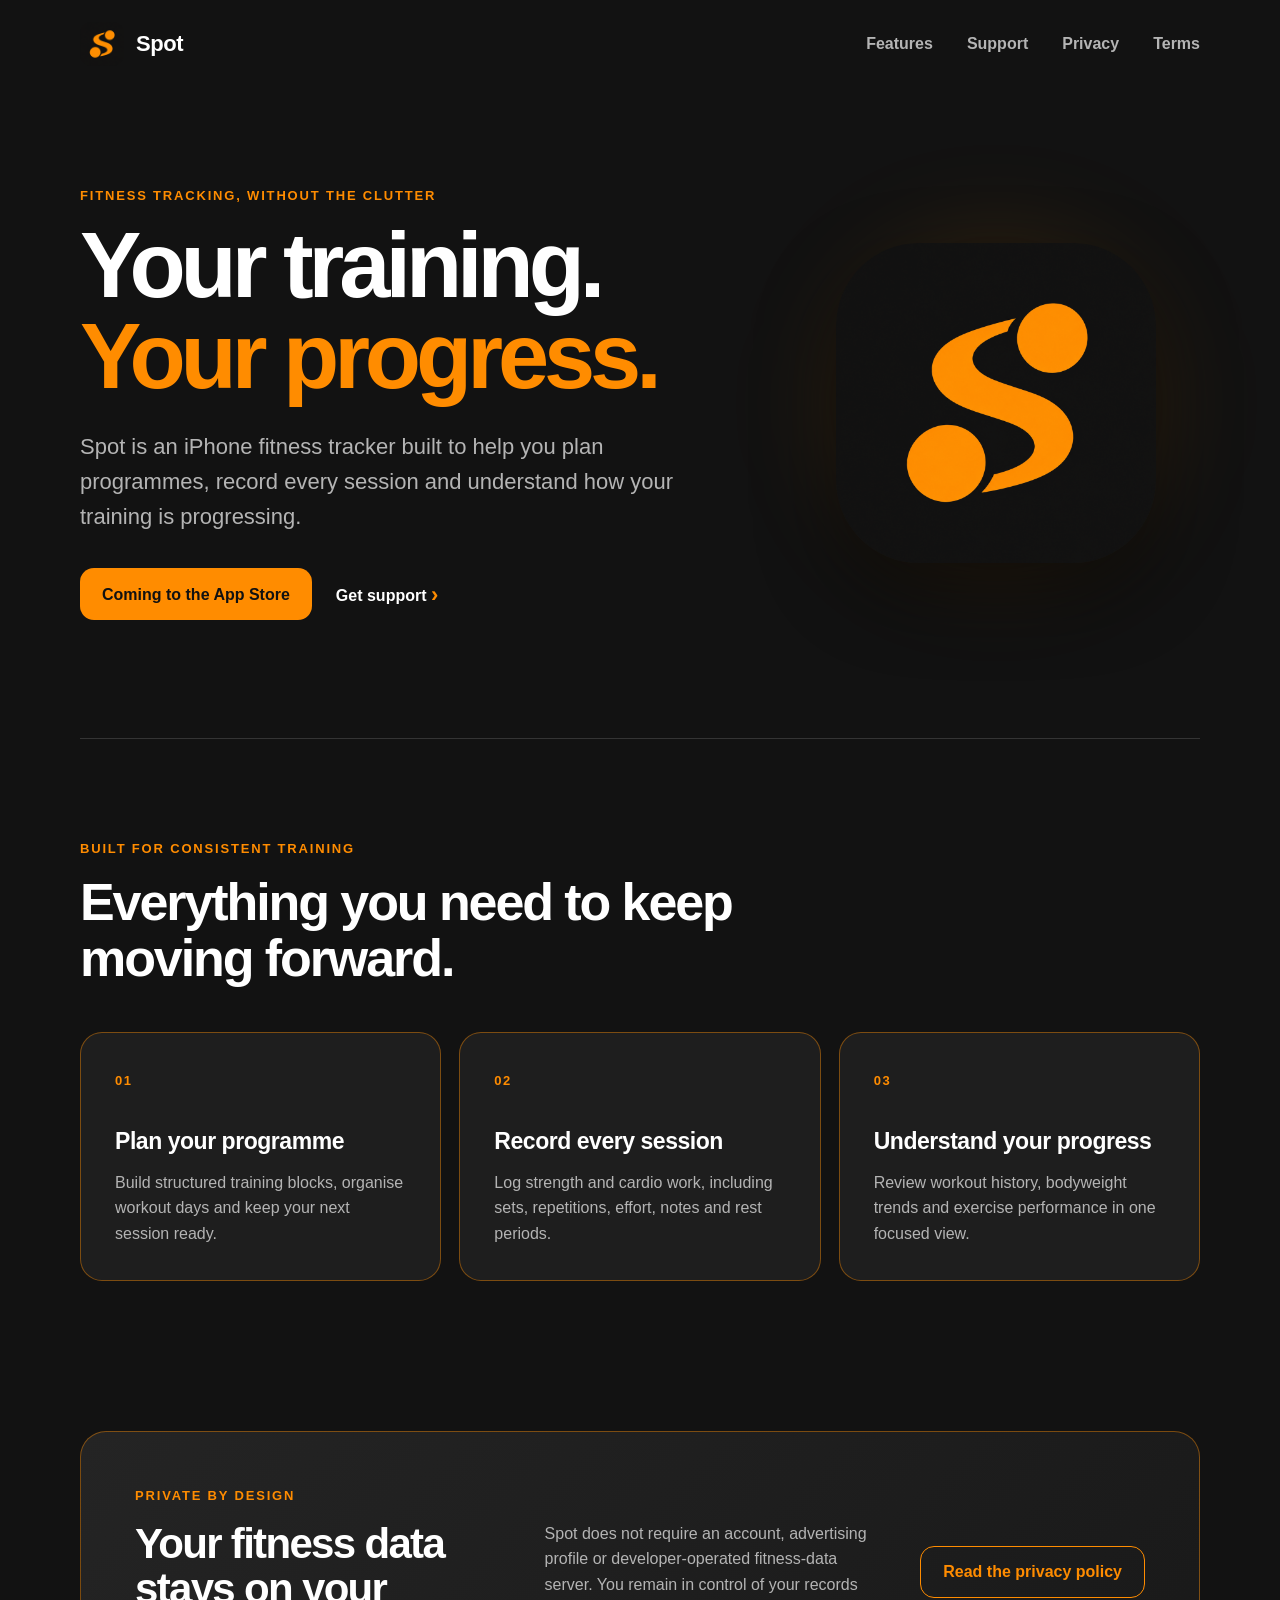
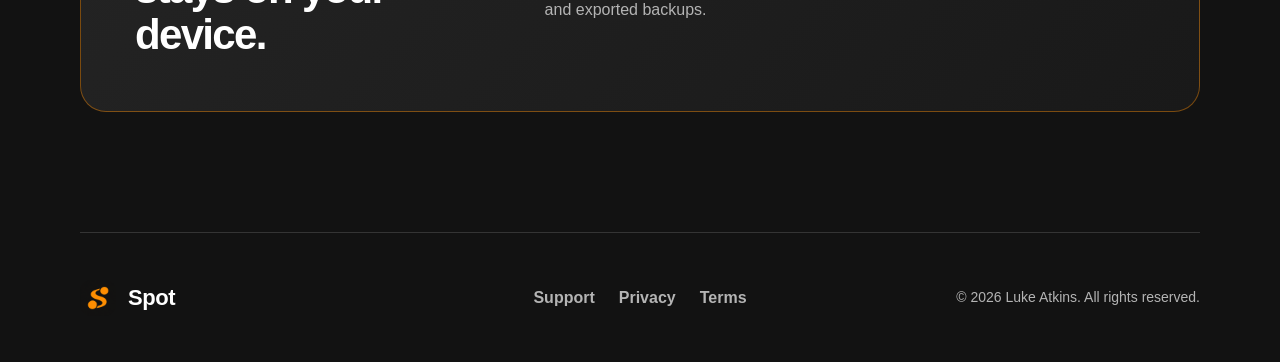
<file: index.html>
<!doctype html>
<html lang="en">
<head>
  <meta charset="utf-8">
  <meta name="viewport" content="width=device-width,initial-scale=1,viewport-fit=cover">
  <meta name="theme-color" content="#121212">
  <meta name="description" content="Spot is a focused iPhone fitness tracker for planning programmes, recording workouts and understanding your progress.">
  <meta property="og:title" content="Spot – Fitness Tracker">
  <meta property="og:description" content="Plan your training. Track every session. See your progress.">
  <meta property="og:type" content="website">
  <meta property="og:image" content="https://twgbknkp77-cmyk.github.io/Spot/assets/spot-icon-1024.png">
  <title>Spot – Fitness Tracker</title>
  <link rel="icon" href="assets/favicon-32.png" sizes="32x32">
  <link rel="apple-touch-icon" href="assets/apple-touch-icon.png">
  <link rel="stylesheet" href="styles.css">
</head>
<body>
  <header class="site-header">
    <a class="brand" href="index.html" aria-label="Spot home"><img src="assets/spot-icon-192.png" alt="" width="44" height="44"><span>Spot</span></a>
    <nav aria-label="Primary navigation"><a href="#features">Features</a><a href="support.html">Support</a><a href="privacy.html">Privacy</a><a href="terms.html">Terms</a></nav>
  </header>
  <main>
    <section class="hero">
      <div class="hero-copy">
        <p class="eyebrow">Fitness tracking, without the clutter</p>
        <h1>Your training.<br><span>Your progress.</span></h1>
        <p class="lead">Spot is an iPhone fitness tracker built to help you plan programmes, record every session and understand how your training is progressing.</p>
        <div class="hero-actions"><span class="availability">Coming to the App Store</span><a class="text-link" href="support.html">Get support <span aria-hidden="true">›</span></a></div>
      </div>
      <div class="app-mark" aria-label="Spot app icon"><div class="icon-glow"></div><img src="assets/spot-icon-1024.png" alt="Spot fitness tracker app icon" width="320" height="320"></div>
    </section>
    <section class="features" id="features" aria-labelledby="features-title">
      <div class="section-heading"><p class="eyebrow">Built for consistent training</p><h2 id="features-title">Everything you need to keep moving forward.</h2></div>
      <div class="feature-grid">
        <article class="feature-card"><span class="feature-number">01</span><h3>Plan your programme</h3><p>Build structured training blocks, organise workout days and keep your next session ready.</p></article>
        <article class="feature-card"><span class="feature-number">02</span><h3>Record every session</h3><p>Log strength and cardio work, including sets, repetitions, effort, notes and rest periods.</p></article>
        <article class="feature-card"><span class="feature-number">03</span><h3>Understand your progress</h3><p>Review workout history, bodyweight trends and exercise performance in one focused view.</p></article>
      </div>
    </section>
    <section class="privacy-callout">
      <div><p class="eyebrow">Private by design</p><h2>Your fitness data stays on your device.</h2></div>
      <p>Spot does not require an account, advertising profile or developer-operated fitness-data server. You remain in control of your records and exported backups.</p>
      <a class="button-secondary" href="privacy.html">Read the privacy policy</a>
    </section>
  </main>
  <footer><div class="brand footer-brand"><img src="assets/spot-icon-192.png" alt="" width="36" height="36"><span>Spot</span></div><div class="footer-links"><a href="support.html">Support</a><a href="privacy.html">Privacy</a><a href="terms.html">Terms</a></div><p>© 2026 Luke Atkins. All rights reserved.</p></footer>
</body>
</html>
</file>
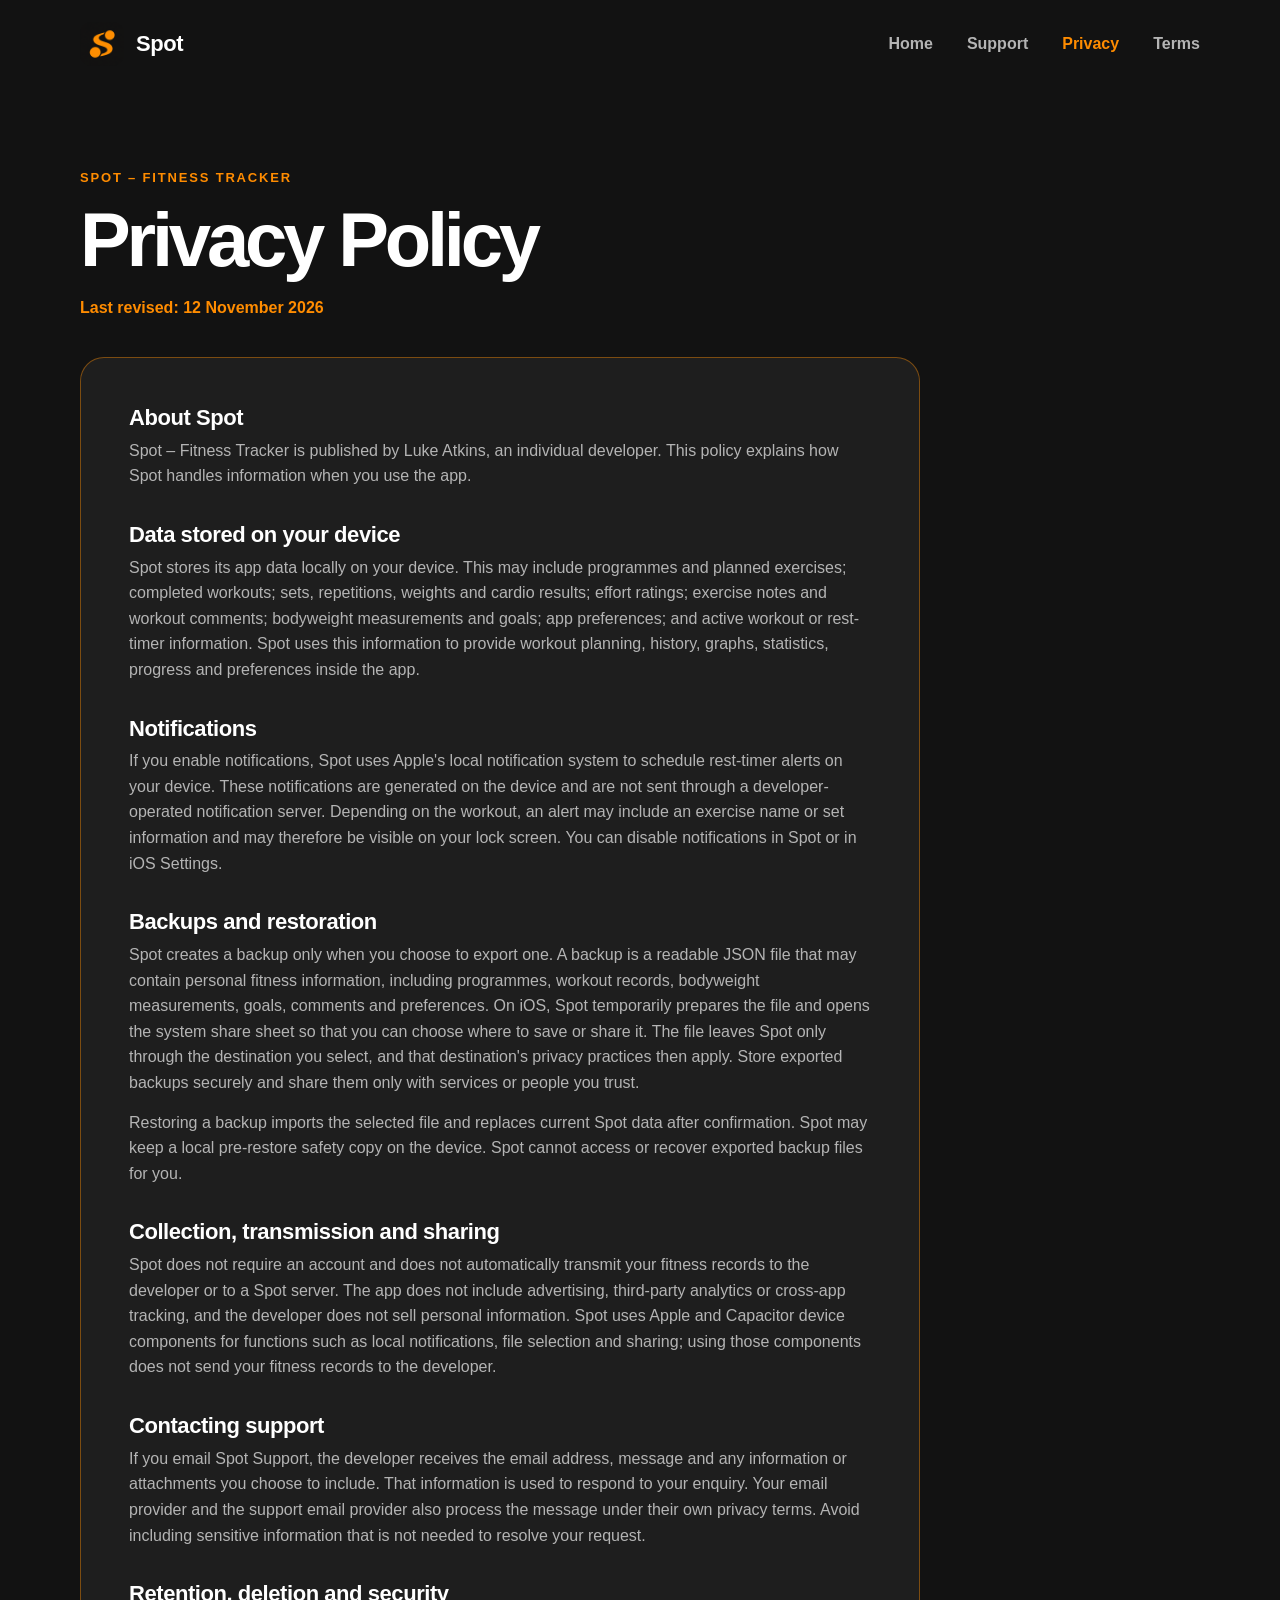
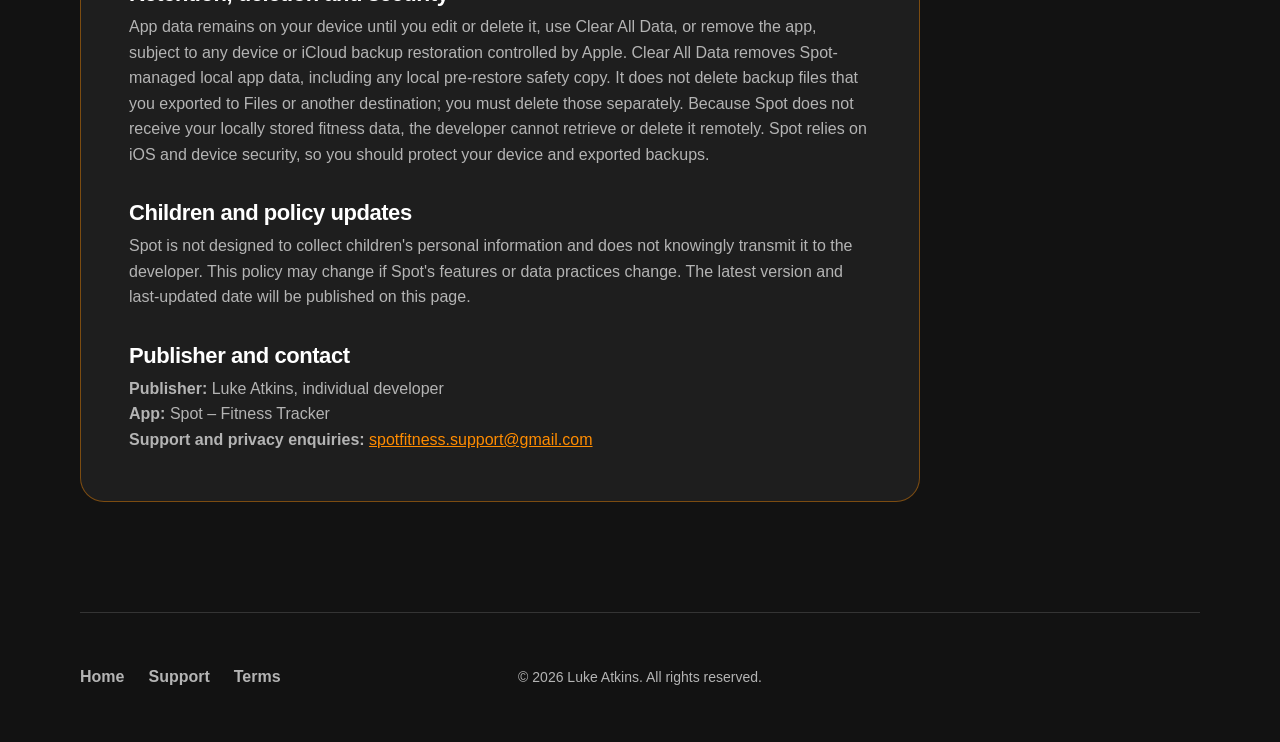
<file: privacy.html>
<!doctype html>
<html lang="en">
<head>
  <meta charset="utf-8">
  <meta name="viewport" content="width=device-width,initial-scale=1,viewport-fit=cover">
  <meta name="theme-color" content="#121212">
  <meta name="description" content="Privacy policy for Spot – Fitness Tracker.">
  <title>Privacy Policy – Spot</title>
  <link rel="icon" href="assets/favicon-32.png" sizes="32x32"><link rel="apple-touch-icon" href="assets/apple-touch-icon.png"><link rel="stylesheet" href="styles.css">
</head>
<body>
  <header class="site-header"><a class="brand" href="index.html" aria-label="Spot home"><img src="assets/spot-icon-192.png" alt="" width="44" height="44"><span>Spot</span></a><nav aria-label="Primary navigation"><a href="index.html">Home</a><a href="support.html">Support</a><a class="active" href="privacy.html">Privacy</a><a href="terms.html">Terms</a></nav></header>
  <main class="document-page">
    <div class="document-heading"><p class="eyebrow">Spot – Fitness Tracker</p><h1>Privacy Policy</h1><p class="updated">Last revised: 12 November 2026</p></div>
    <article class="document-card">
      <h2>About Spot</h2><p>Spot – Fitness Tracker is published by Luke Atkins, an individual developer. This policy explains how Spot handles information when you use the app.</p>
      <h2>Data stored on your device</h2><p>Spot stores its app data locally on your device. This may include programmes and planned exercises; completed workouts; sets, repetitions, weights and cardio results; effort ratings; exercise notes and workout comments; bodyweight measurements and goals; app preferences; and active workout or rest-timer information. Spot uses this information to provide workout planning, history, graphs, statistics, progress and preferences inside the app.</p>
      <h2>Notifications</h2><p>If you enable notifications, Spot uses Apple's local notification system to schedule rest-timer alerts on your device. These notifications are generated on the device and are not sent through a developer-operated notification server. Depending on the workout, an alert may include an exercise name or set information and may therefore be visible on your lock screen. You can disable notifications in Spot or in iOS Settings.</p>
      <h2>Backups and restoration</h2><p>Spot creates a backup only when you choose to export one. A backup is a readable JSON file that may contain personal fitness information, including programmes, workout records, bodyweight measurements, goals, comments and preferences. On iOS, Spot temporarily prepares the file and opens the system share sheet so that you can choose where to save or share it. The file leaves Spot only through the destination you select, and that destination's privacy practices then apply. Store exported backups securely and share them only with services or people you trust.</p><p>Restoring a backup imports the selected file and replaces current Spot data after confirmation. Spot may keep a local pre-restore safety copy on the device. Spot cannot access or recover exported backup files for you.</p>
      <h2>Collection, transmission and sharing</h2><p>Spot does not require an account and does not automatically transmit your fitness records to the developer or to a Spot server. The app does not include advertising, third-party analytics or cross-app tracking, and the developer does not sell personal information. Spot uses Apple and Capacitor device components for functions such as local notifications, file selection and sharing; using those components does not send your fitness records to the developer.</p>
      <h2>Contacting support</h2><p>If you email Spot Support, the developer receives the email address, message and any information or attachments you choose to include. That information is used to respond to your enquiry. Your email provider and the support email provider also process the message under their own privacy terms. Avoid including sensitive information that is not needed to resolve your request.</p>
      <h2>Retention, deletion and security</h2><p>App data remains on your device until you edit or delete it, use Clear All Data, or remove the app, subject to any device or iCloud backup restoration controlled by Apple. Clear All Data removes Spot-managed local app data, including any local pre-restore safety copy. It does not delete backup files that you exported to Files or another destination; you must delete those separately. Because Spot does not receive your locally stored fitness data, the developer cannot retrieve or delete it remotely. Spot relies on iOS and device security, so you should protect your device and exported backups.</p>
      <h2>Children and policy updates</h2><p>Spot is not designed to collect children's personal information and does not knowingly transmit it to the developer. This policy may change if Spot's features or data practices change. The latest version and last-updated date will be published on this page.</p>
      <h2>Publisher and contact</h2><p><strong>Publisher:</strong> Luke Atkins, individual developer<br><strong>App:</strong> Spot – Fitness Tracker<br><strong>Support and privacy enquiries:</strong> <a href="mailto:spotfitness.support@gmail.com">spotfitness.support@gmail.com</a></p>
    </article>
  </main>
  <footer><div class="footer-links"><a href="index.html">Home</a><a href="support.html">Support</a><a href="terms.html">Terms</a></div><p>© 2026 Luke Atkins. All rights reserved.</p></footer>
</body>
</html>
</file>
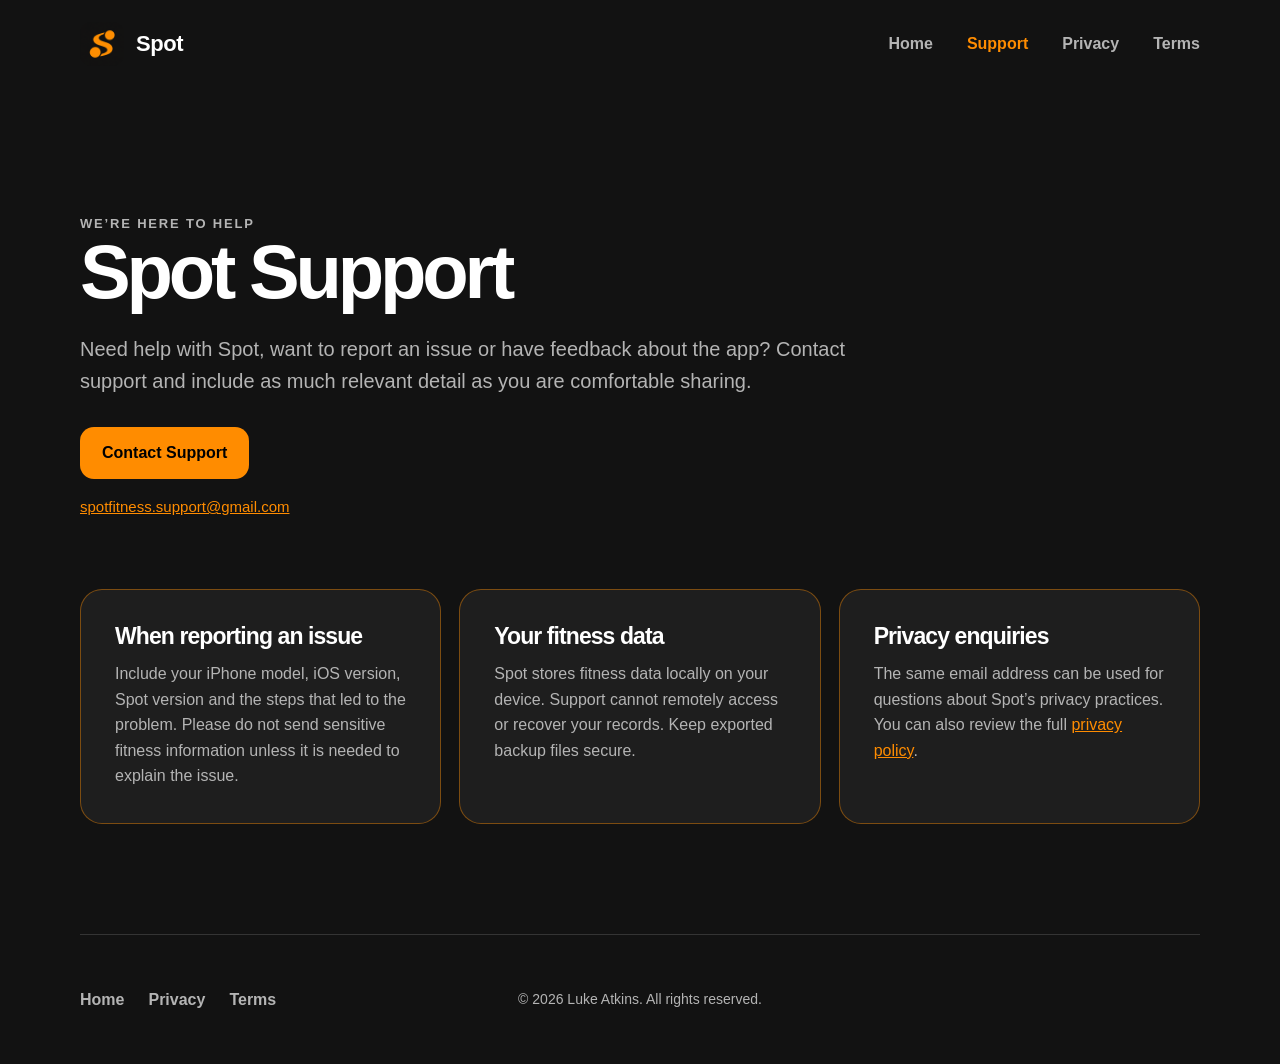
<file: support.html>
<!doctype html>
<html lang="en">
<head>
  <meta charset="utf-8"><meta name="viewport" content="width=device-width,initial-scale=1,viewport-fit=cover"><meta name="theme-color" content="#121212"><meta name="description" content="Support for Spot – Fitness Tracker.">
  <title>Support – Spot</title><link rel="icon" href="assets/favicon-32.png" sizes="32x32"><link rel="apple-touch-icon" href="assets/apple-touch-icon.png"><link rel="stylesheet" href="styles.css">
</head>
<body>
  <header class="site-header"><a class="brand" href="index.html" aria-label="Spot home"><img src="assets/spot-icon-192.png" alt="" width="44" height="44"><span>Spot</span></a><nav aria-label="Primary navigation"><a href="index.html">Home</a><a class="active" href="support.html">Support</a><a href="privacy.html">Privacy</a><a href="terms.html">Terms</a></nav></header>
  <main class="support-page">
    <section class="support-hero"><p class="eyebrow">We’re here to help</p><h1>Spot Support</h1><p>Need help with Spot, want to report an issue or have feedback about the app? Contact support and include as much relevant detail as you are comfortable sharing.</p><a class="button-primary" href="mailto:spotfitness.support@gmail.com?subject=Spot%20Support">Contact Support</a><p class="support-email"><a href="mailto:spotfitness.support@gmail.com">spotfitness.support@gmail.com</a></p></section>
    <section class="support-grid" aria-label="Support information">
      <article class="support-card"><h2>When reporting an issue</h2><p>Include your iPhone model, iOS version, Spot version and the steps that led to the problem. Please do not send sensitive fitness information unless it is needed to explain the issue.</p></article>
      <article class="support-card"><h2>Your fitness data</h2><p>Spot stores fitness data locally on your device. Support cannot remotely access or recover your records. Keep exported backup files secure.</p></article>
      <article class="support-card"><h2>Privacy enquiries</h2><p>The same email address can be used for questions about Spot’s privacy practices. You can also review the full <a href="privacy.html">privacy policy</a>.</p></article>
    </section>
  </main>
  <footer><div class="footer-links"><a href="index.html">Home</a><a href="privacy.html">Privacy</a><a href="terms.html">Terms</a></div><p>© 2026 Luke Atkins. All rights reserved.</p></footer>
</body>
</html>
</file>
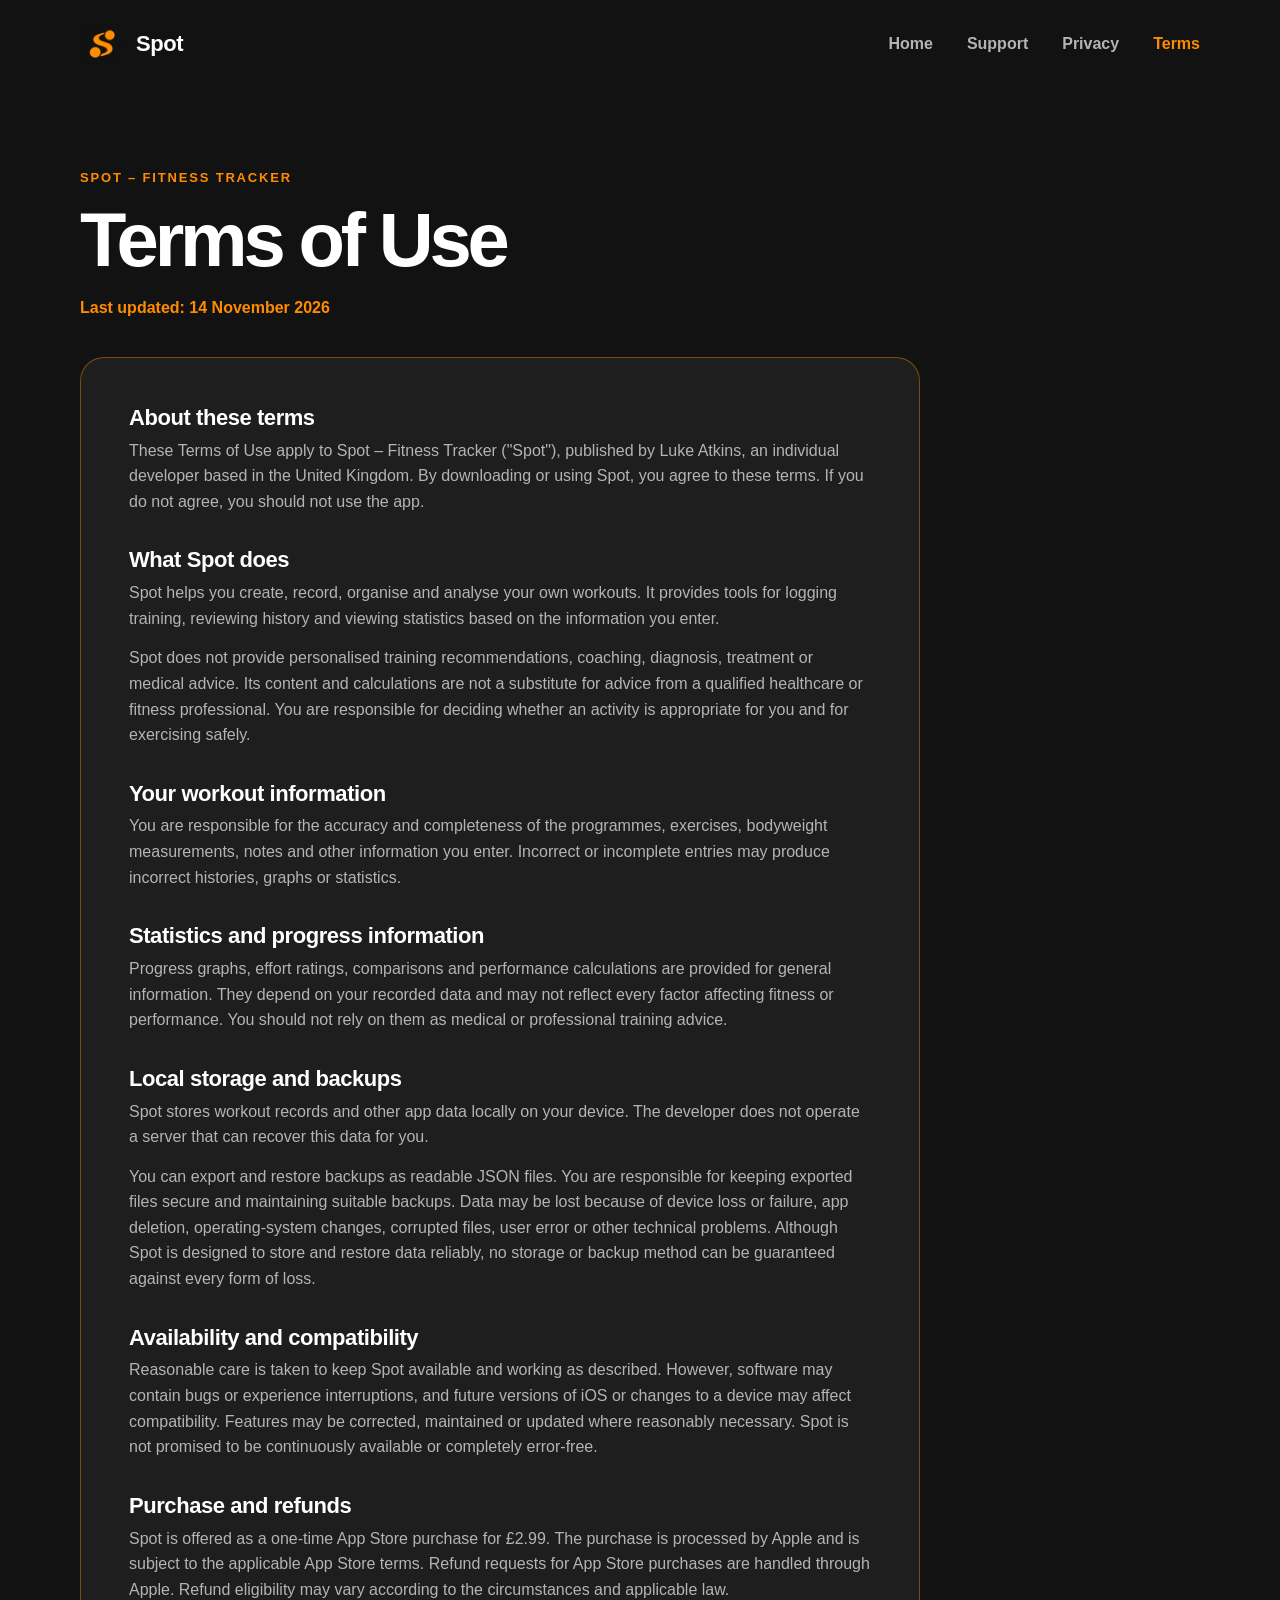
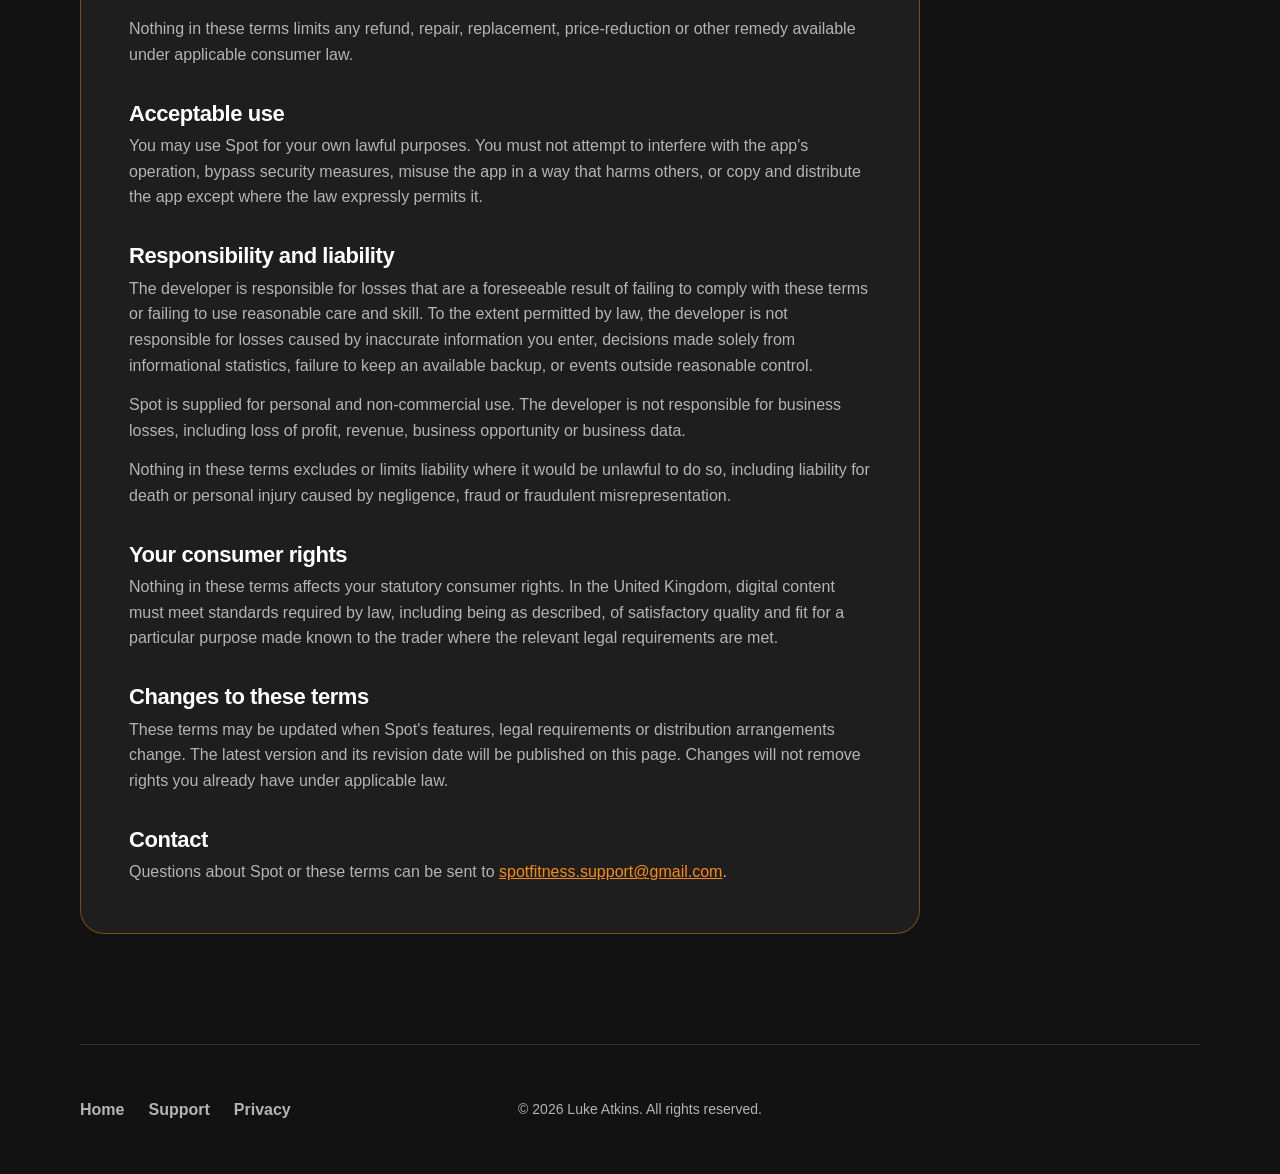
<file: terms.html>
<!doctype html>
<html lang="en">
<head>
  <meta charset="utf-8">
  <meta name="viewport" content="width=device-width,initial-scale=1,viewport-fit=cover">
  <meta name="theme-color" content="#121212">
  <meta name="description" content="Terms of Use for Spot – Fitness Tracker.">
  <title>Terms of Use – Spot</title>
  <link rel="icon" href="assets/favicon-32.png" sizes="32x32"><link rel="apple-touch-icon" href="assets/apple-touch-icon.png"><link rel="stylesheet" href="styles.css">
</head>
<body>
  <header class="site-header"><a class="brand" href="index.html" aria-label="Spot home"><img src="assets/spot-icon-192.png" alt="" width="44" height="44"><span>Spot</span></a><nav aria-label="Primary navigation"><a href="index.html">Home</a><a href="support.html">Support</a><a href="privacy.html">Privacy</a><a class="active" href="terms.html">Terms</a></nav></header>
  <main class="document-page">
    <div class="document-heading"><p class="eyebrow">Spot – Fitness Tracker</p><h1>Terms of Use</h1><p class="updated">Last updated: 14 November 2026</p></div>
    <article class="document-card">
      <h2>About these terms</h2>
      <p>These Terms of Use apply to Spot – Fitness Tracker ("Spot"), published by Luke Atkins, an individual developer based in the United Kingdom. By downloading or using Spot, you agree to these terms. If you do not agree, you should not use the app.</p>

      <h2>What Spot does</h2>
      <p>Spot helps you create, record, organise and analyse your own workouts. It provides tools for logging training, reviewing history and viewing statistics based on the information you enter.</p>
      <p>Spot does not provide personalised training recommendations, coaching, diagnosis, treatment or medical advice. Its content and calculations are not a substitute for advice from a qualified healthcare or fitness professional. You are responsible for deciding whether an activity is appropriate for you and for exercising safely.</p>

      <h2>Your workout information</h2>
      <p>You are responsible for the accuracy and completeness of the programmes, exercises, bodyweight measurements, notes and other information you enter. Incorrect or incomplete entries may produce incorrect histories, graphs or statistics.</p>

      <h2>Statistics and progress information</h2>
      <p>Progress graphs, effort ratings, comparisons and performance calculations are provided for general information. They depend on your recorded data and may not reflect every factor affecting fitness or performance. You should not rely on them as medical or professional training advice.</p>

      <h2>Local storage and backups</h2>
      <p>Spot stores workout records and other app data locally on your device. The developer does not operate a server that can recover this data for you.</p>
      <p>You can export and restore backups as readable JSON files. You are responsible for keeping exported files secure and maintaining suitable backups. Data may be lost because of device loss or failure, app deletion, operating-system changes, corrupted files, user error or other technical problems. Although Spot is designed to store and restore data reliably, no storage or backup method can be guaranteed against every form of loss.</p>

      <h2>Availability and compatibility</h2>
      <p>Reasonable care is taken to keep Spot available and working as described. However, software may contain bugs or experience interruptions, and future versions of iOS or changes to a device may affect compatibility. Features may be corrected, maintained or updated where reasonably necessary. Spot is not promised to be continuously available or completely error-free.</p>

      <h2>Purchase and refunds</h2>
      <p>Spot is offered as a one-time App Store purchase for £2.99. The purchase is processed by Apple and is subject to the applicable App Store terms. Refund requests for App Store purchases are handled through Apple. Refund eligibility may vary according to the circumstances and applicable law.</p>
      <p>Nothing in these terms limits any refund, repair, replacement, price-reduction or other remedy available under applicable consumer law.</p>

      <h2>Acceptable use</h2>
      <p>You may use Spot for your own lawful purposes. You must not attempt to interfere with the app's operation, bypass security measures, misuse the app in a way that harms others, or copy and distribute the app except where the law expressly permits it.</p>

      <h2>Responsibility and liability</h2>
      <p>The developer is responsible for losses that are a foreseeable result of failing to comply with these terms or failing to use reasonable care and skill. To the extent permitted by law, the developer is not responsible for losses caused by inaccurate information you enter, decisions made solely from informational statistics, failure to keep an available backup, or events outside reasonable control.</p>
      <p>Spot is supplied for personal and non-commercial use. The developer is not responsible for business losses, including loss of profit, revenue, business opportunity or business data.</p>
      <p>Nothing in these terms excludes or limits liability where it would be unlawful to do so, including liability for death or personal injury caused by negligence, fraud or fraudulent misrepresentation.</p>

      <h2>Your consumer rights</h2>
      <p>Nothing in these terms affects your statutory consumer rights. In the United Kingdom, digital content must meet standards required by law, including being as described, of satisfactory quality and fit for a particular purpose made known to the trader where the relevant legal requirements are met.</p>

      <h2>Changes to these terms</h2>
      <p>These terms may be updated when Spot's features, legal requirements or distribution arrangements change. The latest version and its revision date will be published on this page. Changes will not remove rights you already have under applicable law.</p>

      <h2>Contact</h2>
      <p>Questions about Spot or these terms can be sent to <a href="mailto:spotfitness.support@gmail.com">spotfitness.support@gmail.com</a>.</p>
    </article>
  </main>
  <footer><div class="footer-links"><a href="index.html">Home</a><a href="support.html">Support</a><a href="privacy.html">Privacy</a></div><p>© 2026 Luke Atkins. All rights reserved.</p></footer>
</body>
</html>
</file>
<file: styles.css>
:root{color-scheme:dark;--background:#121212;--surface:#1e1e1e;--surface-strong:#242424;--text:#fff;--muted:#b4b4b4;--orange:#ff8c00;--orange-line:rgba(255,140,0,.42);--line:#343434;--max:1120px}
*{box-sizing:border-box}html{scroll-behavior:smooth}body{margin:0;background:var(--background);color:var(--text);font:16px/1.6 -apple-system,BlinkMacSystemFont,"Segoe UI",sans-serif;-webkit-font-smoothing:antialiased}a{color:inherit}.site-header,main,footer{width:min(calc(100% - 40px),var(--max));margin-inline:auto}.site-header{min-height:88px;padding-top:env(safe-area-inset-top);display:flex;align-items:center;justify-content:space-between;gap:24px}.brand{display:inline-flex;align-items:center;gap:12px;color:var(--text);text-decoration:none;font-size:22px;font-weight:800;letter-spacing:-.02em}.brand img{border-radius:12px}nav{display:flex;gap:clamp(16px,4vw,34px)}nav a,.footer-links a{color:var(--muted);text-decoration:none;font-weight:650;transition:color .18s ease}nav a:hover,nav a:focus-visible,nav a.active,.footer-links a:hover{color:var(--orange)}
.hero{min-height:650px;padding:90px 0 110px;display:grid;grid-template-columns:minmax(0,1.2fr) minmax(280px,.8fr);align-items:center;gap:clamp(40px,8vw,110px)}.eyebrow{margin:0 0 14px;color:var(--orange);font-size:13px;font-weight:850;letter-spacing:.14em;text-transform:uppercase}h1,h2,h3,p{overflow-wrap:break-word}h1{margin:0;font-size:clamp(52px,8vw,92px);line-height:.98;letter-spacing:-.055em}h1 span{color:var(--orange)}.lead{max-width:650px;margin:28px 0 0;color:var(--muted);font-size:clamp(18px,2vw,22px)}.hero-actions{margin-top:34px;display:flex;align-items:center;gap:24px;flex-wrap:wrap}.availability,.button-primary,.button-secondary{display:inline-flex;min-height:52px;align-items:center;justify-content:center;border-radius:14px;padding:0 22px;font-weight:800;text-decoration:none}.availability,.button-primary{background:var(--orange);color:#111}.text-link{color:var(--text);font-weight:750;text-decoration:none}.text-link span{color:var(--orange);font-size:22px;vertical-align:-1px}.app-mark{position:relative;display:grid;place-items:center;isolation:isolate}.app-mark img{position:relative;width:min(100%,320px);height:auto;border-radius:26%;box-shadow:0 30px 80px rgba(0,0,0,.48)}.icon-glow{position:absolute;width:75%;aspect-ratio:1;border-radius:50%;background:rgba(255,140,0,.17);filter:blur(55px);z-index:-1}
.features{padding:100px 0;border-top:1px solid var(--line)}.section-heading{max-width:720px;margin-bottom:46px}h2{margin:0;font-size:clamp(32px,5vw,52px);line-height:1.08;letter-spacing:-.04em}.feature-grid{display:grid;grid-template-columns:repeat(3,1fr);gap:18px}.feature-card,.support-card{padding:clamp(24px,4vw,34px);background:var(--surface);border:1px solid var(--orange-line);border-radius:22px}.feature-number{color:var(--orange);font-size:13px;font-weight:850;letter-spacing:.12em}h3{margin:30px 0 10px;font-size:23px;letter-spacing:-.02em}.feature-card p,.support-card p,.privacy-callout>p,.support-hero>p,.document-card p{color:var(--muted);margin:0}.privacy-callout{margin:50px auto 120px;padding:clamp(28px,5vw,54px);display:grid;grid-template-columns:1.1fr 1fr auto;align-items:center;gap:36px;background:linear-gradient(135deg,var(--surface-strong),#191919);border:1px solid var(--orange-line);border-radius:26px}.privacy-callout h2{font-size:clamp(28px,4vw,42px)}.button-secondary{border:1px solid var(--orange);color:var(--orange);white-space:nowrap}
.document-page,.support-page{padding:80px 0 110px}.document-heading{max-width:820px;margin-bottom:36px}.document-heading h1,.support-hero h1{font-size:clamp(48px,7vw,76px)}.updated{margin:18px 0 0;color:var(--orange);font-weight:750}.document-card{max-width:840px;padding:clamp(24px,5vw,48px);background:var(--surface);border:1px solid var(--orange-line);border-radius:24px}.document-card h2{margin:34px 0 8px;font-size:22px;letter-spacing:-.02em}.document-card h2:first-child{margin-top:0}.document-card p+p{margin-top:14px}.document-card a,.support-page a{color:var(--orange)}.support-hero{max-width:780px;padding:46px 0 70px}.support-hero>p:not(.eyebrow):not(.support-email){margin:24px 0 30px;font-size:20px}.button-primary{margin-bottom:16px}.support-email{font-size:15px}.support-grid{display:grid;grid-template-columns:repeat(3,1fr);gap:18px}.support-card h2{font-size:23px;margin-bottom:12px}
footer{min-height:130px;padding:32px 0 calc(32px + env(safe-area-inset-bottom));border-top:1px solid var(--line);display:grid;grid-template-columns:1fr auto 1fr;align-items:center;gap:24px}.footer-brand{justify-self:start}.footer-links{display:flex;gap:24px}footer>p{justify-self:end;margin:0;color:var(--muted);font-size:14px}
@media(max-width:780px){.site-header{min-height:76px}nav{gap:14px;font-size:14px}.hero{min-height:auto;padding:70px 0 90px;grid-template-columns:1fr;text-align:center}.lead{margin-inline:auto}.hero-actions{justify-content:center}.app-mark{grid-row:1}.app-mark img{width:190px}.feature-grid,.support-grid{grid-template-columns:1fr}.privacy-callout{grid-template-columns:1fr;text-align:left}footer{grid-template-columns:1fr;justify-items:center;text-align:center}.footer-brand,footer>p{justify-self:center}}
@media(max-width:480px){.site-header,main,footer{width:min(calc(100% - 28px),var(--max))}.brand span{display:none}h1{font-size:50px}.hero{padding-top:48px}.document-page,.support-page{padding-top:54px}}
@media(prefers-reduced-motion:reduce){html{scroll-behavior:auto}*,*::before,*::after{transition-duration:.01ms!important;animation-duration:.01ms!important}}
.support-page .button-primary{color:#000000}
</file>
